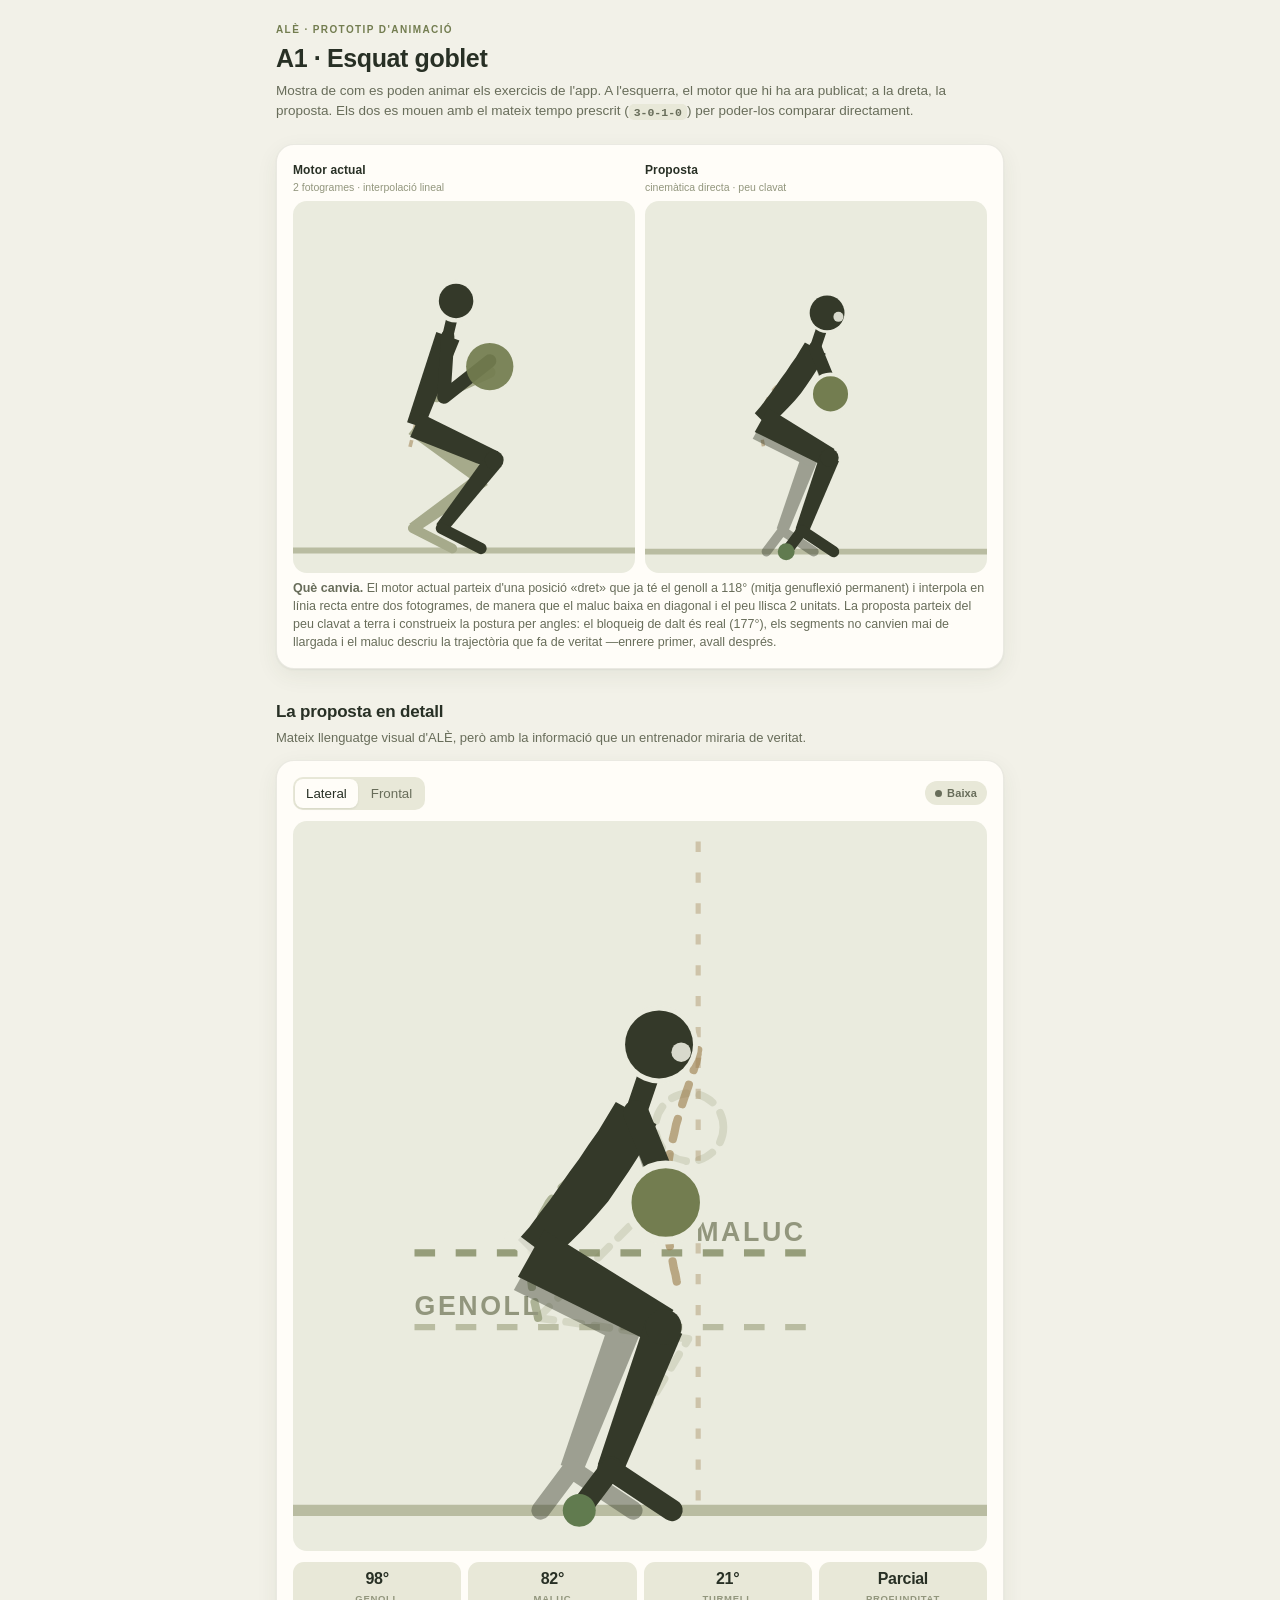
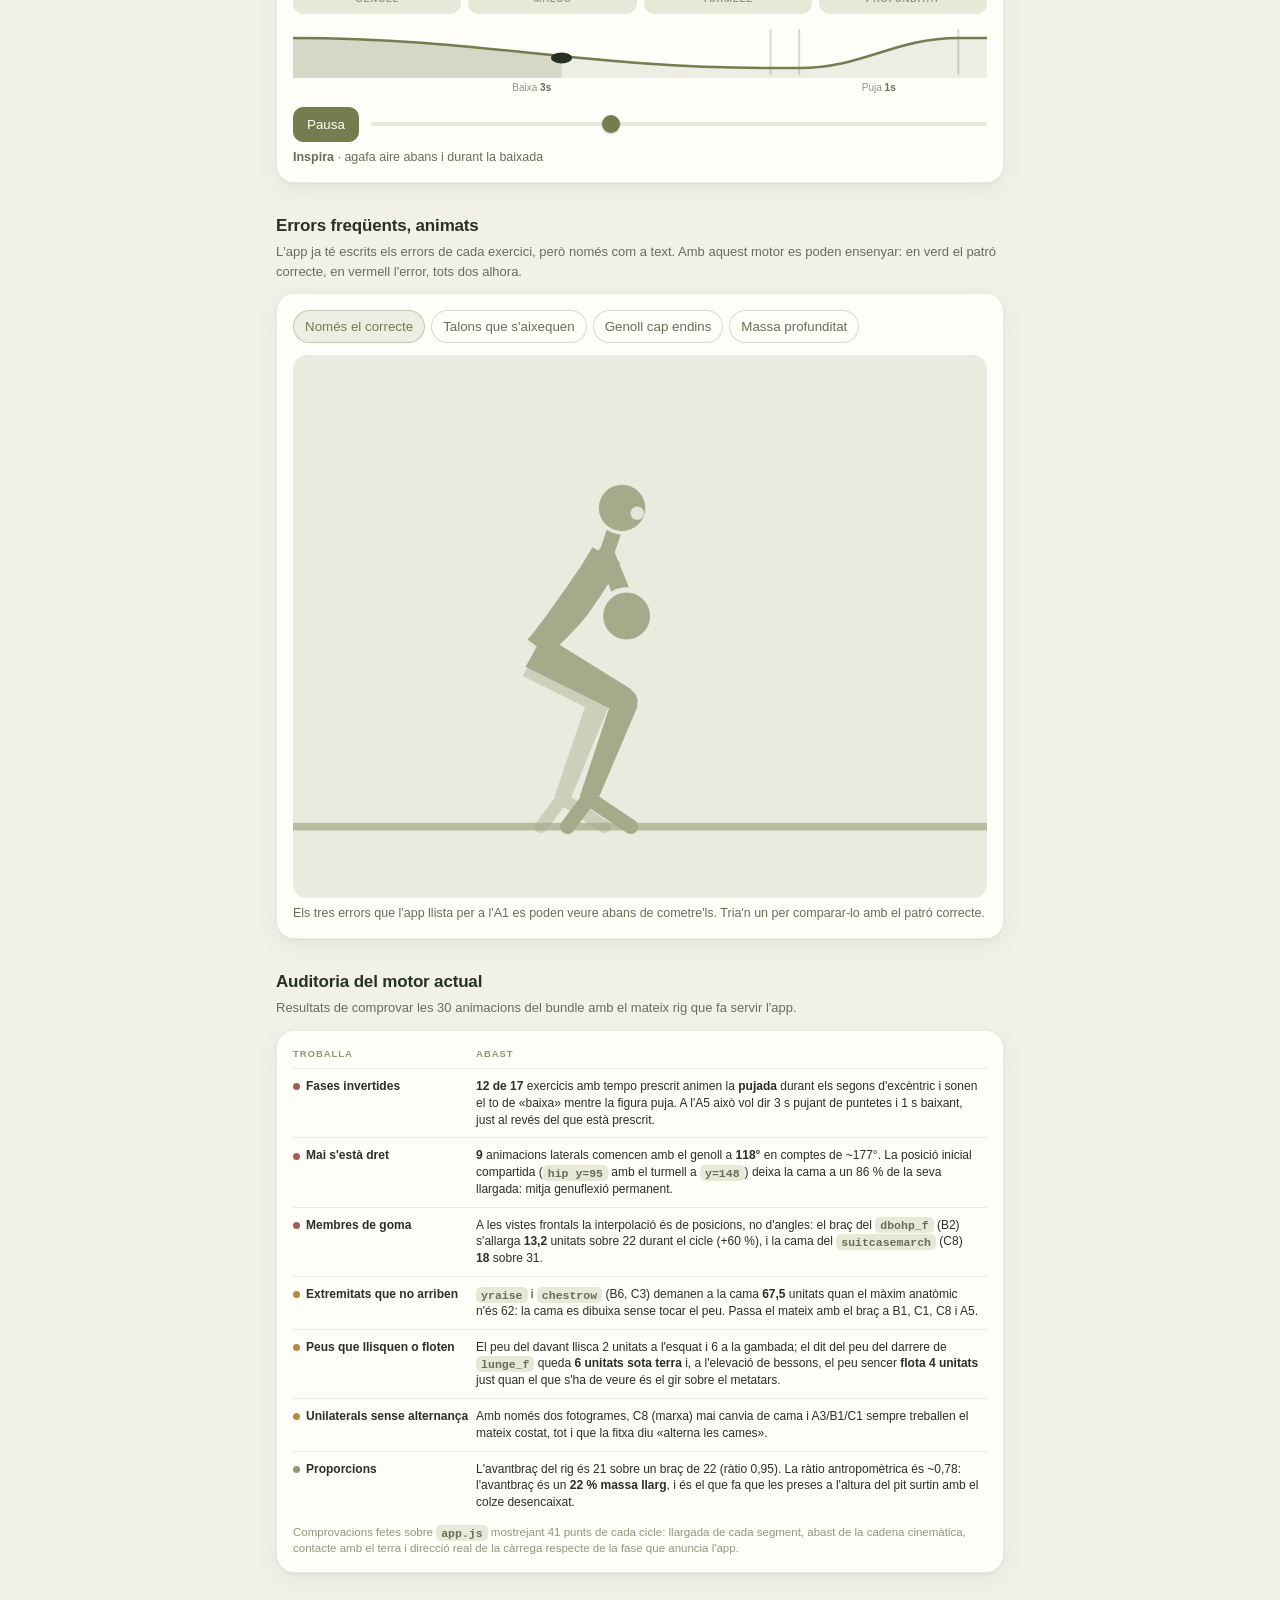
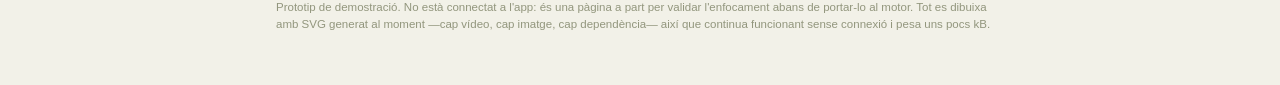
<file: demo-animacio.html>
<!doctype html>
<html lang="ca">
<head>
<meta charset="utf-8">
<meta name="viewport" content="width=device-width,initial-scale=1,viewport-fit=cover">
<title>ALÈ · Mostra d'animació · A1 Esquat goblet</title>
<meta name="description" content="Prototip d'animació d'exercicis per a l'app d'entrenament ALÈ.">
<meta name="robots" content="noindex,nofollow,noarchive">
<meta name="theme-color" content="#8C9367">
<link rel="stylesheet" href="ale-brand.css">
<style>
  :root{
    --bg:#F2F1E8; --bg2:#E8E8D8; --card:#FFFDF8; --card2:#E6E5D4;
    --line:rgba(67,72,50,.11); --line2:rgba(67,72,50,.20);
    --tx:#283025; --tx2:#686D5A; --tx3:#92967D;
    --ac:#737D50; --acbg:rgba(115,125,80,.12); --ac2:#9A7A49;
    --ok:#617B4F; --warn:#B58A3A; --bad:#A75B56;
    --fig:#343929; --figdim:#A6AA8B; --figbg:#EAEBDE;
    --gear:#737D50; --stage:#B9BCA1; --arrow:#737D50; --ghost:rgba(52,57,41,.22);
    --shadow:0 1px 2px rgba(57,65,43,.06),0 7px 22px rgba(57,65,43,.07);
  }
  *{box-sizing:border-box}
  html,body{margin:0;padding:0;background:var(--bg);color:var(--tx);
    font:400 15px/1.5 -apple-system,BlinkMacSystemFont,"SF Pro Text","Segoe UI",Roboto,sans-serif;
    -webkit-text-size-adjust:100%;-webkit-font-smoothing:antialiased}
  .wrap{max-width:760px;margin:0 auto;padding:22px 16px calc(40px + env(safe-area-inset-bottom))}
  .eyebrow{font-size:10px;font-weight:750;letter-spacing:.14em;text-transform:uppercase;color:var(--ac);margin:0 0 6px}
  h1{font-size:25px;line-height:1.2;font-weight:680;letter-spacing:-.015em;margin:0 0 8px}
  h2{font-size:17px;font-weight:650;letter-spacing:-.01em;margin:0 0 4px}
  .lede{color:var(--tx2);font-size:13.5px;line-height:1.5;margin:0 0 22px}
  .card{background:var(--card);border:.5px solid var(--line);border-radius:18px;
    padding:16px;margin:0 0 16px;box-shadow:var(--shadow)}
  .cap{font-size:12.5px;line-height:1.45;color:var(--tx2);margin:6px 0 0}
  .cap2{font-size:11.5px;line-height:1.4;color:var(--tx3);margin:4px 0 0}
  .sec{margin:30px 0 12px}
  .sec p{margin:2px 0 0;font-size:13px;color:var(--tx2)}

  .figbox{background:var(--figbg);border-radius:14px;overflow:hidden;position:relative}
  .fig{display:block;width:100%;height:auto}
  .duo{display:grid;grid-template-columns:1fr 1fr;gap:10px}
  .duo h3{font-size:12px;font-weight:700;margin:0 0 6px;letter-spacing:.01em}
  .duo h3 small{display:block;font-weight:500;font-size:10.5px;color:var(--tx3);letter-spacing:0;margin-top:1px}

  .row{display:flex;align-items:center;gap:10px}
  .sb{justify-content:space-between}
  .grow{flex:1;min-width:0}
  .seg{display:inline-flex;background:var(--bg2);border-radius:10px;padding:2px;gap:2px}
  .seg button{appearance:none;border:0;background:transparent;color:var(--tx2);
    font:600 12px/1 inherit;padding:7px 11px;border-radius:8px;cursor:pointer}
  .seg button.on{background:var(--card);color:var(--tx);box-shadow:0 1px 2px rgba(57,65,43,.10)}
  .btn{appearance:none;border:.5px solid var(--line2);background:var(--card);color:var(--tx);
    font:600 12.5px/1 inherit;padding:9px 13px;border-radius:10px;cursor:pointer}
  .btn.pri{background:var(--ac);border-color:var(--ac);color:#FFFDF8}
  input[type=range]{-webkit-appearance:none;appearance:none;height:22px;background:transparent;width:100%;margin:0}
  input[type=range]::-webkit-slider-runnable-track{height:4px;border-radius:2px;background:var(--bg2)}
  input[type=range]::-webkit-slider-thumb{-webkit-appearance:none;width:18px;height:18px;border-radius:50%;
    background:var(--ac);margin-top:-7px;box-shadow:0 1px 3px rgba(57,65,43,.25)}
  input[type=range]::-moz-range-track{height:4px;border-radius:2px;background:var(--bg2)}
  input[type=range]::-moz-range-thumb{width:18px;height:18px;border:0;border-radius:50%;background:var(--ac)}

  .stats{display:grid;grid-template-columns:repeat(4,1fr);gap:7px;margin-top:11px}
  .stat{background:var(--bg2);border-radius:11px;padding:8px 9px;text-align:center}
  .stat b{display:block;font-size:16px;font-weight:680;letter-spacing:-.02em;
    font-variant-numeric:tabular-nums;line-height:1.15}
  .stat span{display:block;font-size:9.5px;font-weight:650;letter-spacing:.07em;
    text-transform:uppercase;color:var(--tx3);margin-top:3px}
  .stat.hit b{color:var(--ok)}
  .stat.miss b{color:var(--bad)}

  .pill{display:inline-flex;align-items:center;gap:5px;border-radius:999px;padding:4px 10px;
    font-size:11px;font-weight:650;letter-spacing:.01em}
  .pill.ok{background:rgba(97,123,79,.13);color:var(--ok)}
  .pill.bad{background:rgba(167,91,86,.13);color:var(--bad)}
  .pill.n{background:var(--bg2);color:var(--tx2)}
  .dot{width:7px;height:7px;border-radius:50%;background:currentColor;flex:0 0 auto}

  .wave{margin-top:12px}
  .wavesvg{display:block;width:100%;height:52px}
  .wavelabs{position:relative;height:15px;margin-top:2px}
  .wavelabs span{position:absolute;transform:translateX(-50%);font-size:10px;color:var(--tx3);white-space:nowrap}
  .wavelabs b{color:var(--tx2);font-weight:650}

  .errlist{display:flex;flex-wrap:wrap;gap:6px;margin-bottom:12px}
  .errlist button{appearance:none;border:.5px solid var(--line2);background:var(--card);color:var(--tx2);
    font:600 11.5px/1 inherit;padding:8px 11px;border-radius:999px;cursor:pointer;text-align:left}
  .errlist button.on{background:rgba(167,91,86,.12);border-color:rgba(167,91,86,.35);color:var(--bad)}
  .errlist button.on.good{background:var(--acbg);border-color:rgba(115,125,80,.35);color:var(--ac)}

  table{width:100%;border-collapse:collapse;font-size:12px}
  th{text-align:left;font-size:9.5px;font-weight:750;letter-spacing:.1em;text-transform:uppercase;
    color:var(--tx3);padding:0 8px 7px 0;border-bottom:.5px solid var(--line)}
  td{padding:9px 8px 9px 0;border-bottom:.5px solid var(--line);vertical-align:top;line-height:1.4}
  td:first-child{font-weight:650;white-space:nowrap}
  tr:last-child td{border-bottom:0}
  .sev{display:inline-block;width:7px;height:7px;border-radius:50%;margin-right:6px;vertical-align:middle}
  .s3{background:var(--bad)} .s2{background:var(--warn)} .s1{background:var(--tx3)}
  code{font:600 11.5px/1 ui-monospace,SFMono-Regular,Menlo,monospace;background:var(--bg2);
    padding:1.5px 5px;border-radius:5px;color:var(--tx2)}
  .foot{margin-top:26px;font-size:11.5px;line-height:1.5;color:var(--tx3)}
  @media (max-width:420px){ .stats{grid-template-columns:repeat(2,1fr)} }
</style>
</head>
<body>
<div class="wrap">

  <p class="eyebrow">ALÈ · Prototip d'animació</p>
  <h1>A1 · Esquat goblet</h1>
  <p class="lede">Mostra de com es poden animar els exercicis de l'app. A l'esquerra, el motor que hi ha
  ara publicat; a la dreta, la proposta. Els dos es mouen amb el mateix tempo prescrit
  (<code>3-0-1-0</code>) per poder-los comparar directament.</p>

  <!-- ============================ COMPARATIVA ============================ -->
  <div class="card">
    <div class="duo">
      <div>
        <h3>Motor actual <small>2 fotogrames · interpolació lineal</small></h3>
        <div class="figbox"><svg id="svgOld" class="fig" role="img"
          aria-label="Esquema del moviment amb el motor actual"></svg></div>
      </div>
      <div>
        <h3>Proposta <small>cinemàtica directa · peu clavat</small></h3>
        <div class="figbox"><svg id="svgNew" class="fig" role="img"
          aria-label="Esquema del moviment amb el motor proposat"></svg></div>
      </div>
    </div>
    <p class="cap"><b>Què canvia.</b> El motor actual parteix d'una posició «dret» que ja té el genoll
    a 118° (mitja genuflexió permanent) i interpola en línia recta entre dos fotogrames, de manera que
    el maluc baixa en diagonal i el peu llisca 2 unitats. La proposta parteix del peu clavat a terra i
    construeix la postura per angles: el bloqueig de dalt és real (177°), els segments no canvien mai de
    llargada i el maluc descriu la trajectòria que fa de veritat —enrere primer, avall després.</p>
  </div>

  <!-- ============================ PROPOSTA ============================ -->
  <div class="sec">
    <h2>La proposta en detall</h2>
    <p>Mateix llenguatge visual d'ALÈ, però amb la informació que un entrenador miraria de veritat.</p>
  </div>

  <div class="card">
    <div class="row sb" style="margin-bottom:11px">
      <div class="seg" id="viewSeg">
        <button data-view="lateral" class="on">Lateral</button>
        <button data-view="frontal">Frontal</button>
      </div>
      <span class="pill n" id="phasePill"><span class="dot"></span><span>Baixa</span></span>
    </div>

    <div class="figbox"><svg id="svgMain" class="fig" role="img"
      aria-label="Animació detallada de l'esquat goblet"></svg></div>

    <div class="stats">
      <div class="stat"><b id="stKnee">—</b><span>Genoll</span></div>
      <div class="stat"><b id="stHip">—</b><span>Maluc</span></div>
      <div class="stat"><b id="stAnkle">—</b><span>Turmell</span></div>
      <div class="stat" id="stDepthBox"><b id="stDepth">—</b><span>Profunditat</span></div>
    </div>

    <div class="wave">
      <svg class="wavesvg" id="wave" viewBox="0 0 360 52" preserveAspectRatio="none"></svg>
      <div class="wavelabs" id="waveLabs"></div>
    </div>

    <div class="row sb" style="margin-top:12px;gap:12px">
      <button class="btn pri" id="play">Pausa</button>
      <input type="range" id="scrub" min="0" max="1000" value="0" aria-label="Posició dins del cicle">
    </div>
    <p class="cap"><b id="breathTxt">Inspira</b> · <span id="breathSub">agafa aire abans i durant la baixada</span></p>
  </div>

  <!-- ============================ ERRORS ============================ -->
  <div class="sec">
    <h2>Errors freqüents, animats</h2>
    <p>L'app ja té escrits els errors de cada exercici, però només com a text. Amb aquest motor es poden
    ensenyar: en verd el patró correcte, en vermell l'error, tots dos alhora.</p>
  </div>

  <div class="card">
    <div class="errlist" id="errList">
      <button data-err="none" class="on good">Només el correcte</button>
      <button data-err="heel">Talons que s'aixequen</button>
      <button data-err="valgus">Genoll cap endins</button>
      <button data-err="depth">Massa profunditat</button>
    </div>
    <div class="figbox"><svg id="svgErr" class="fig" role="img"
      aria-label="Comparació entre el patró correcte i l'error"></svg></div>
    <p class="cap" id="errTxt">Els tres errors que l'app llista per a l'A1 es poden veure abans de
    cometre'ls. Tria'n un per comparar-lo amb el patró correcte.</p>
  </div>

  <!-- ============================ AUDITORIA ============================ -->
  <div class="sec">
    <h2>Auditoria del motor actual</h2>
    <p>Resultats de comprovar les 30 animacions del bundle amb el mateix rig que fa servir l'app.</p>
  </div>

  <div class="card">
    <table>
      <thead><tr><th>Troballa</th><th>Abast</th></tr></thead>
      <tbody>
        <tr>
          <td><span class="sev s3"></span>Fases invertides</td>
          <td><b>12 de 17</b> exercicis amb tempo prescrit animen la <b>pujada</b> durant els segons
          d'excèntric i sonen el to de «baixa» mentre la figura puja.
          A l'A5 això vol dir 3 s pujant de puntetes i 1 s baixant, just al revés del que està prescrit.</td>
        </tr>
        <tr>
          <td><span class="sev s3"></span>Mai s'està dret</td>
          <td><b>9</b> animacions laterals comencen amb el genoll a <b>118°</b> en comptes de ~177°.
          La posició inicial compartida (<code>hip y=95</code> amb el turmell a <code>y=148</code>)
          deixa la cama a un 86 % de la seva llargada: mitja genuflexió permanent.</td>
        </tr>
        <tr>
          <td><span class="sev s3"></span>Membres de goma</td>
          <td>A les vistes frontals la interpolació és de posicions, no d'angles: el braç del
          <code>dbohp_f</code> (B2) s'allarga <b>13,2</b> unitats sobre 22 durant el cicle (+60 %), i la
          cama del <code>suitcasemarch</code> (C8) <b>18</b> sobre 31.</td>
        </tr>
        <tr>
          <td><span class="sev s2"></span>Extremitats que no arriben</td>
          <td><code>yraise</code> i <code>chestrow</code> (B6, C3) demanen a la cama <b>67,5</b> unitats
          quan el màxim anatòmic n'és 62: la cama es dibuixa sense tocar el peu.
          Passa el mateix amb el braç a B1, C1, C8 i A5.</td>
        </tr>
        <tr>
          <td><span class="sev s2"></span>Peus que llisquen o floten</td>
          <td>El peu del davant llisca 2 unitats a l'esquat i 6 a la gambada; el dit del peu del darrere
          de <code>lunge_f</code> queda <b>6 unitats sota terra</b> i, a l'elevació de bessons, el peu
          sencer <b>flota 4 unitats</b> just quan el que s'ha de veure és el gir sobre el metatars.</td>
        </tr>
        <tr>
          <td><span class="sev s2"></span>Unilaterals sense alternança</td>
          <td>Amb només dos fotogrames, C8 (marxa) mai canvia de cama i A3/B1/C1 sempre treballen el
          mateix costat, tot i que la fitxa diu «alterna les cames».</td>
        </tr>
        <tr>
          <td><span class="sev s1"></span>Proporcions</td>
          <td>L'avantbraç del rig és 21 sobre un braç de 22 (ràtio 0,95). La ràtio antropomètrica és
          ~0,78: l'avantbraç és un <b>22 % massa llarg</b>, i és el que fa que les preses a l'altura del
          pit surtin amb el colze desencaixat.</td>
        </tr>
      </tbody>
    </table>
    <p class="cap2">Comprovacions fetes sobre <code>app.js</code> mostrejant 41 punts de cada cicle:
    llargada de cada segment, abast de la cadena cinemàtica, contacte amb el terra i direcció real de la
    càrrega respecte de la fase que anuncia l'app.</p>
  </div>

  <p class="foot">Prototip de demostració. No està connectat a l'app: és una pàgina a part per validar
  l'enfocament abans de portar-lo al motor. Tot es dibuixa amb SVG generat al moment —cap vídeo, cap
  imatge, cap dependència— així que continua funcionant sense connexió i pesa uns pocs kB.</p>
</div>

<script>
(() => {
'use strict';

/* ══════════════════════════════════════════════════════════════════════════
   1. RIG PROPOSAT · cinemàtica directa des del peu clavat a terra
   ══════════════════════════════════════════════════════════════════════════ */

const GROUND = 156;
// Proporcions antropomètriques (Drillis & Contini) escalades a tronc = 34
const SEG = { shank:29.5, thigh:29.5, torso:34, head:14, arm:22, fore:17.3,
              footFwd:12, footBack:6, ankleH:8 };
const R = d => d * Math.PI / 180;
const lerp = (a,b,t) => a + (b-a)*t;
const px = n => Math.round(n*10)/10;

// Hermite monòton: passa pels punts sense sobreoscil·lar
function track(pts, x){
  const n = pts.length;
  if (x <= pts[0][0]) return pts[0][1];
  if (x >= pts[n-1][0]) return pts[n-1][1];
  let i = 0; while (i < n-2 && x > pts[i+1][0]) i++;
  const [x0,y0] = pts[i], [x1,y1] = pts[i+1], h = x1-x0, t = (x-x0)/h;
  const slope = k => {
    if (k === 0)   return (pts[1][1]-pts[0][1])/(pts[1][0]-pts[0][0]);
    if (k === n-1) return (pts[n-1][1]-pts[n-2][1])/(pts[n-1][0]-pts[n-2][0]);
    const a = (pts[k][1]-pts[k-1][1])/(pts[k][0]-pts[k-1][0]);
    const b = (pts[k+1][1]-pts[k][1])/(pts[k+1][0]-pts[k][0]);
    return a*b <= 0 ? 0 : 2*a*b/(a+b);
  };
  const m0 = slope(i)*h, m1 = slope(i+1)*h, t2 = t*t, t3 = t2*t;
  return (2*t3-3*t2+1)*y0 + (t3-2*t2+t)*m0 + (-2*t3+3*t2)*y1 + (t3-t2)*m1;
}

// Els tres graus de llibertat de l'esquat, cadascun amb el seu ritme propi.
// Que no siguin proporcionals entre ells és el que fa que el maluc surti enrere.
const SQUAT = {
  ankle: [[0,2],[0.20,5],[0.45,12],[0.70,22],[1,31]],   // dorsiflexió
  knee:  [[0,3],[0.20,17],[0.45,48],[0.70,86],[1,113]], // flexió de genoll
  trunk: [[0,4],[0.20,13],[0.45,27],[0.70,38],[1,45]],  // inclinació del tronc
};

const vec  = (a,rad,l) => [a[0]+l*Math.sin(rad), a[1]-l*Math.cos(rad)];
const dist = (a,b) => Math.hypot(a[0]-b[0], a[1]-b[1]);
const perp = (a,b,l) => { const dx=b[0]-a[0], dy=b[1]-a[1], m=Math.hypot(dx,dy)||1;
                          return [-dy/m*l, dx/m*l]; };

// IK de dos ossos (llei del cosinus). side = costat cap al qual dobla l'articulació.
function ik(a, b, l1, l2, side){
  const dx=b[0]-a[0], dy=b[1]-a[1];
  const c = Math.hypot(dx,dy) || .001;
  const o = Math.min(Math.max(c, Math.abs(l1-l2)+.01), l1+l2-.01);
  const ux=dx/c, uy=dy/c;
  const g = (o*o + l1*l1 - l2*l2)/(2*o);
  const p = Math.sqrt(Math.max(0, l1*l1 - g*g));
  return [a[0]+ux*g + side*uy*p, a[1]+uy*g - side*ux*p];
}

/**
 * Construeix la postura completa a partir de la profunditat d ∈ [0,1].
 * El peu és l'arrel: mai llisca ni travessa el terra.
 */
function poseAt(d, opt){
  opt = opt || {};
  const ax = opt.ax != null ? opt.ax : 104;
  const extra = opt.extra || 0;              // profunditat per sobre del rang còmode
  const heel  = opt.heel  || 0;              // taló aixecat (unitats)
  const dd = Math.min(1, d) + extra * Math.min(1, d);
  const over = Math.max(0, dd - 1);

  const af = track(SQUAT.ankle, Math.min(1,dd)) + over*14;
  const kf = track(SQUAT.knee,  Math.min(1,dd)) + over*40;
  let   tf = track(SQUAT.trunk, Math.min(1,dd)) + over*18;

  // El peu gira sobre el cap dels metatarsos quan s'aixeca el taló
  const toe = [ax + SEG.footFwd, GROUND];
  const phi = Math.asin(Math.min(.9, heel*Math.min(1,d) / (SEG.footFwd+SEG.footBack)));
  const spin = p => { const x=p[0]-toe[0], y=p[1]-toe[1], c=Math.cos(phi), s=Math.sin(phi);
                      return [toe[0]+x*c-y*s, toe[1]+x*s+y*c]; };
  const heelPt = spin([ax - SEG.footBack, GROUND]);
  const ankle  = spin([ax, GROUND - SEG.ankleH]);

  const sA = R(af) + phi;                       // tíbia respecte de la vertical
  const knee = vec(ankle, sA, SEG.shank);
  const tA = sA - R(kf);                        // fèmur
  const hip = vec(knee, tA, SEG.thigh);
  const trA = R(tf);
  const sh = vec(hip, trA, SEG.torso);
  const head = vec(sh, trA*0.5, SEG.head);      // mirada endavant

  // Pelvis: retroversió («butt wink») quan es passa de rang
  const round = Math.min(1, over*4.5);
  const tilt = trA + R(90) + R(round*26);
  const pelvis = [ vec(hip, tilt, 7.5), vec(hip, tilt + R(180), 5) ];

  // Columna: lordosi lumbar normal; s'inverteix i s'arrodoneix en retroversió
  const bow = perp(hip, sh, lerp(2.4, -3.2, round));
  const spine = [ hip, [ (hip[0]+sh[0])/2 + bow[0], (hip[1]+sh[1])/2 + bow[1] ], sh ];

  // Presa goblet: la kettlebell va enganxada al pit i gira amb el tronc.
  const up = [(sh[0]-hip[0])/SEG.torso, (sh[1]-hip[1])/SEG.torso];
  const fwd = [-up[1], up[0]];
  const grip = [ hip[0] + up[0]*23.5 + fwd[0]*15, hip[1] + up[1]*23.5 + fwd[1]*15 ];
  const hands = [ [grip[0]-fwd[0]*4, grip[1]-fwd[1]*4],
                  [grip[0]-fwd[0]*4 - up[0]*3.4, grip[1]-fwd[1]*4 - up[1]*3.4] ];
  // En una presa a dues mans l'húmer s'orienta cap a la línia mitjana, així que en
  // vista sagital penja gairebé vertical i és l'avantbraç el que queda escorçat.
  // Mantenim l'húmer rígid i deixem que l'escorç el faci l'avantbraç, que és el que
  // realment gira fora del pla.
  const elbowA = R(180 - (14 + 12*Math.min(1,dd)));
  const elbows = [ vec(sh, elbowA, SEG.arm), vec(sh, elbowA + R(3), SEG.arm) ];

  const ang = (p,q,r) => {
    const u=[p[0]-q[0],p[1]-q[1]], v=[r[0]-q[0],r[1]-q[1]];
    return Math.acos(Math.max(-1,Math.min(1,
      (u[0]*v[0]+u[1]*v[1])/((Math.hypot(u[0],u[1])||1)*(Math.hypot(v[0],v[1])||1))))) * 180/Math.PI;
  };

  return { toe, heel:heelPt, ankle, knee, hip, sh, head, pelvis, spine,
           grip, hands, elbows, phi,
           kneeAng: ang(hip,knee,ankle), hipAng: ang(sh,hip,knee),
           ankleAng: (sA)*180/Math.PI,
           parallel: hip[1] - knee[1] };
}

/** Vista frontal: projecció ortogràfica de la MATEIXA postura sagital. */
function frontAt(d, opt){
  opt = opt || {};
  const o = opt.ox || 0;
  const s = poseAt(d, { extra: opt.extra || 0, heel: opt.heel || 0 });
  const val = (opt.valgus || 0) * Math.pow(Math.min(1,d), 1.6);   // el genoll cau al fons
  const L = {                                                     // x = amplada real, y = de la sagital
    ankle:[113+o, s.ankle[1]], knee:[113+o - val, s.knee[1]], hip:[106.5+o, s.hip[1]],
    sh:[111+o, s.sh[1]], toe:[116+o, GROUND], heel:[110+o, s.heel[1]] };
  const Rt = {
    ankle:[87+o, s.ankle[1]], knee:[87+o + val, s.knee[1]], hip:[93.5+o, s.hip[1]],
    sh:[89+o, s.sh[1]], toe:[84+o, GROUND], heel:[90+o, s.heel[1]] };
  const mid = [100+o, s.hip[1]];
  const grip = [100+o, s.grip[1]];
  return { L, Rt, mid, grip, head:[100+o, s.head[1]], shMid:[100+o, s.sh[1]],
           hands:[[105.5+o, s.grip[1]],[94.5+o, s.grip[1]]],
           elbows:[[116+o, lerp(s.grip[1], s.sh[1], -0.5)],[84+o, lerp(s.grip[1], s.sh[1], -0.5)]],
           valgus: val, sag:s };
}

/* ══════════════════════════════════════════════════════════════════════════
   2. MOTOR ACTUAL · reimplementació fidel del que hi ha a app.js
   ══════════════════════════════════════════════════════════════════════════ */

const OLD_SEG = { torso:34, head:13, thigh:31, shank:31, foot:16, arm:22, fore:21 };
const oldFoot = (a,f) => ({a, f});
const OLD_GOBLET = {                                    // dades tal com són al bundle
  v: [ { hip:[100,95], torso:8,  head:-4,
         feet:[oldFoot([104,148],63), oldFoot([95,148],63)], hands:[[120,70],[120,74]] },
       { hip:[94,119], torso:26, head:-8,
         feet:[oldFoot([106,148],63), oldFoot([95,148],63)], hands:[[124,97],[124,101]] } ]
};
const oldPolar = (a,deg,l) => [a[0]+l*Math.sin(R(deg)), a[1]-l*Math.cos(R(deg))];
const oldDown  = (a,deg,l) => [a[0]+l*Math.sin(R(deg)), a[1]+l*Math.cos(R(deg))];

function oldRig(p){
  const hip = p.hip;
  const sh   = oldPolar(hip, p.torso, OLD_SEG.torso);
  const head = oldPolar(sh, p.torso + (p.head||0), OLD_SEG.head);
  const legs = p.feet.map(f => ({
    knee: ik(hip, f.a, OLD_SEG.thigh, OLD_SEG.shank, 1),
    ankle: f.a, toe: oldDown(f.a, f.f, OLD_SEG.foot) }));
  const arms = p.hands.map(h => ({ elbow: ik(sh, h, OLD_SEG.arm, OLD_SEG.fore, -1), hand: h }));
  return { hip, sh, head, legs, arms };
}
function oldLerp(a,b,t){
  const P = (x,y) => [lerp(x[0],y[0],t), lerp(x[1],y[1],t)];
  return { hip:P(a.hip,b.hip), torso:lerp(a.torso,b.torso,t), head:lerp(a.head,b.head,t),
    feet: a.feet.map((f,i)=>({ a:P(f.a,b.feet[i].a), f:lerp(f.f,b.feet[i].f,t) })),
    hands: a.hands.map((h,i)=>P(h,b.hands[i])) };
}
const oldAt = d => oldRig(oldLerp(OLD_GOBLET.v[0], OLD_GOBLET.v[1], d));

/* ══════════════════════════════════════════════════════════════════════════
   3. DIBUIX
   ══════════════════════════════════════════════════════════════════════════ */

const NS = 'http://www.w3.org/2000/svg';
const el = (tag, attrs) => { const n = document.createElementNS(NS, tag);
  for (const k in attrs) if (attrs[k] != null) n.setAttribute(k, attrs[k]); return n; };
const pts = arr => arr.map(p => px(p[0]) + ',' + px(p[1])).join(' ');

// Segment cònic: gruix wa a l'origen, wb al final
function limb(a, b, wa, wb){
  const [nx,ny] = perp(a,b,1);
  return pts([[a[0]+nx*wa, a[1]+ny*wa],[b[0]+nx*wb, b[1]+ny*wb],
              [b[0]-nx*wb, b[1]-ny*wb],[a[0]-nx*wa, a[1]-ny*wa]]);
}

// Cinta de gruix variable seguint una Bézier quadràtica: serveix per al tronc,
// que així conserva la curvatura de la columna en comptes de ser una barra recta.
function ribbon(p0, p1, p2, widths){
  const N = 10, front = [], back = [];
  for (let i = 0; i <= N; i++){
    const t = i/N, u = 1-t;
    const b = [u*u*p0[0] + 2*u*t*p1[0] + t*t*p2[0],
               u*u*p0[1] + 2*u*t*p1[1] + t*t*p2[1]];
    const d = [2*u*(p1[0]-p0[0]) + 2*t*(p2[0]-p1[0]),
               2*u*(p1[1]-p0[1]) + 2*t*(p2[1]-p1[1])];
    const m = Math.hypot(d[0], d[1]) || 1;
    const w = track(widths, t), nx = -d[1]/m*w, ny = d[0]/m*w;
    front.push([b[0]+nx, b[1]+ny]);
    back.unshift([b[0]-nx, b[1]-ny]);
  }
  return pts(front.concat(back));
}

function ground(g, x0, x1){
  g.appendChild(el('line',{ x1:x0, y1:GROUND, x2:x1, y2:GROUND,
    stroke:'var(--stage)', 'stroke-width':2.2, 'stroke-linecap':'round' }));
}

/** Dibuixa una figura del rig nou. Retorna una funció update(pose). */
function drawFigure(g, opts){
  const o = opts || {};
  const col = o.color || 'var(--fig)';
  const bg  = 'var(--figbg)';
  const gear = o.gearColor || 'var(--gear)';
  const op = o.opacity != null ? o.opacity : 1;
  const grp = el('g', { opacity:op });
  const parts = {};
  const add = (k, tag, attrs) => { const n = el(tag, attrs); grp.appendChild(n); parts[k] = n; return n; };

  // costat del fons: mateix color, atenuat, perquè es llegeixi la profunditat
  const far = el('g', { opacity:.42 });
  const addFar = (k, tag, attrs) => { const n = el(tag, attrs); far.appendChild(n); parts[k] = n; };
  addFar('farThigh','polygon',{ fill:col });
  addFar('farShank','polygon',{ fill:col });
  addFar('farFoot','polyline',{ fill:'none', stroke:col, 'stroke-width':3.6,
      'stroke-linecap':'round','stroke-linejoin':'round' });
  addFar('farKnee','circle',{ r:3.1, fill:col });
  addFar('farArm','polyline',{ fill:'none', stroke:col, 'stroke-width':4.4,
      'stroke-linecap':'round','stroke-linejoin':'round' });
  grp.appendChild(far);

  // tronc
  add('torso','polygon',{ fill:col });
  if (o.pelvis) add('pelvis','line',{ stroke:bg, 'stroke-width':2.6, 'stroke-linecap':'round', opacity:.9 });
  add('neck','line',{ stroke:col, 'stroke-width':4.2, 'stroke-linecap':'round' });
  add('headBg','circle',{ r:7.6, fill:bg });
  add('head','circle',{ r:6.6, fill:col });
  add('nose','circle',{ r:1.9, fill:bg, opacity:.9 });

  // cama i braç del davant
  add('thigh','polygon',{ fill:col });
  add('shank','polygon',{ fill:col });
  add('knee','circle',{ r:3.5, fill:col });
  add('ankle','circle',{ r:2.5, fill:col });
  add('foot','polyline',{ fill:'none', stroke:col, 'stroke-width':4.2,
      'stroke-linecap':'round','stroke-linejoin':'round' });
  add('arm','polyline',{ fill:'none', stroke:col, 'stroke-width':5,
      'stroke-linecap':'round','stroke-linejoin':'round' });
  add('elbow','circle',{ r:2.6, fill:col });

  // kettlebell
  add('kbHandle','path',{ fill:'none', stroke:gear, 'stroke-width':2.6, 'stroke-linecap':'round' });
  add('kb','circle',{ r:7.4, fill:gear, stroke:bg, 'stroke-width':1.5 });

  // contacte del taló
  if (o.contact) add('heelDot','circle',{ r:3.2, fill:'var(--ok)' });

  g.appendChild(grp);

  return p => {
    // La cama del fons és la mateixa cadena traslladada: continua sent rígida.
    const off = 7.5;
    const T = a => [a[0]-off, a[1]];
    const fHip = T(p.hip), fKnee = T(p.knee), fAnkle = T(p.ankle);
    const fThighTop = [lerp(fHip[0], fKnee[0], .24), lerp(fHip[1], fKnee[1], .24)];
    parts.farThigh.setAttribute('points', limb(fThighTop, fKnee, 4.2, 3.2));
    parts.farShank.setAttribute('points', limb(fKnee, fAnkle, 3.2, 2.2));
    parts.farFoot.setAttribute('points', pts([T(p.heel), fAnkle, T(p.toe)]));
    parts.farKnee.setAttribute('cx', px(fKnee[0])); parts.farKnee.setAttribute('cy', px(fKnee[1]));
    parts.farArm.setAttribute('points', pts([p.sh, p.elbows[1], p.hands[1]]));

    const s = p.spine;
    parts.torso.setAttribute('points',
      ribbon(s[0], s[1], s[2], [[0,3.6],[0.55,4.7],[1,4.5]]));
    if (parts.pelvis){
      parts.pelvis.setAttribute('x1', px(p.pelvis[0][0])); parts.pelvis.setAttribute('y1', px(p.pelvis[0][1]));
      parts.pelvis.setAttribute('x2', px(p.pelvis[1][0])); parts.pelvis.setAttribute('y2', px(p.pelvis[1][1]));
    }
    parts.neck.setAttribute('x1', px(p.sh[0])); parts.neck.setAttribute('y1', px(p.sh[1]));
    parts.neck.setAttribute('x2', px(p.head[0])); parts.neck.setAttribute('y2', px(p.head[1]));
    for (const k of ['headBg','head']) {
      parts[k].setAttribute('cx', px(p.head[0])); parts[k].setAttribute('cy', px(p.head[1])); }
    const nz = perp(p.sh, p.head, 4.6);      // la cara mira cap endavant
    parts.nose.setAttribute('cx', px(p.head[0]+nz[0])); parts.nose.setAttribute('cy', px(p.head[1]+nz[1]));

    parts.thigh.setAttribute('points', limb(p.hip, p.knee, 5.2, 3.8));
    parts.shank.setAttribute('points', limb(p.knee, p.ankle, 3.8, 2.6));
    parts.knee.setAttribute('cx', px(p.knee[0])); parts.knee.setAttribute('cy', px(p.knee[1]));
    parts.ankle.setAttribute('cx', px(p.ankle[0])); parts.ankle.setAttribute('cy', px(p.ankle[1]));
    parts.foot.setAttribute('points', pts([p.heel, p.ankle, p.toe]));
    parts.arm.setAttribute('points', pts([p.sh, p.elbows[0], p.hands[0]]));
    parts.elbow.setAttribute('cx', px(p.elbows[0][0])); parts.elbow.setAttribute('cy', px(p.elbows[0][1]));

    parts.kb.setAttribute('cx', px(p.grip[0])); parts.kb.setAttribute('cy', px(p.grip[1]));
    const hu = perp(p.hip, p.sh, 1);
    parts.kbHandle.setAttribute('d',
      `M${px(p.grip[0]-hu[0]*5.5)},${px(p.grip[1]-hu[1]*5.5)} ` +
      `Q${px(p.grip[0]+(p.sh[0]-p.hip[0])/SEG.torso*10)},${px(p.grip[1]+(p.sh[1]-p.hip[1])/SEG.torso*10)} ` +
      `${px(p.grip[0]+hu[0]*5.5)},${px(p.grip[1]+hu[1]*5.5)}`);

    if (parts.heelDot){
      const lifted = p.phi > 0.02;
      parts.heelDot.setAttribute('cx', px(p.heel[0]));
      parts.heelDot.setAttribute('cy', px(p.heel[1]));
      parts.heelDot.setAttribute('fill', lifted ? 'var(--bad)' : 'var(--ok)');
    }
  };
}

/** Figura del motor actual (rig d'app.js). */
function drawOldFigure(g){
  const grp = el('g', null), P = {};
  const add = (k,tag,a) => { const n = el(tag,a); grp.appendChild(n); P[k]=n; return n; };
  add('farThigh','polygon',{ fill:'var(--figdim)' });
  add('farShank','polygon',{ fill:'var(--figdim)' });
  add('farFoot','polyline',{ fill:'none', stroke:'var(--figdim)', 'stroke-width':3.4,
      'stroke-linecap':'round','stroke-linejoin':'round' });
  add('farArm','polyline',{ fill:'none', stroke:'var(--figdim)', 'stroke-width':4.2,
      'stroke-linecap':'round','stroke-linejoin':'round' });
  add('torso','polygon',{ fill:'var(--fig)' });
  add('neck','line',{ stroke:'var(--fig)', 'stroke-width':4, 'stroke-linecap':'round' });
  add('headBg','circle',{ r:7.8, fill:'var(--figbg)' });
  add('head','circle',{ r:6.2, fill:'var(--fig)' });
  add('thigh','polygon',{ fill:'var(--fig)' });
  add('shank','polygon',{ fill:'var(--fig)' });
  add('knee','circle',{ r:3.4, fill:'var(--fig)' });
  add('foot','polyline',{ fill:'none', stroke:'var(--fig)', 'stroke-width':4,
      'stroke-linecap':'round','stroke-linejoin':'round' });
  add('arm','polyline',{ fill:'none', stroke:'var(--fig)', 'stroke-width':4.8,
      'stroke-linecap':'round','stroke-linejoin':'round' });
  add('kb','circle',{ r:8.5, fill:'var(--gear)', opacity:.92 });
  g.appendChild(grp);

  return f => {
    const L0 = f.legs[0], L1 = f.legs[1];
    P.farThigh.setAttribute('points', limb(f.hip, L1.knee, 4.0, 2.9));
    P.farShank.setAttribute('points', limb(L1.knee, L1.ankle, 2.9, 2.0));
    P.farFoot.setAttribute('points', pts([L1.ankle, L1.toe]));
    P.farArm.setAttribute('points', pts([f.sh, f.arms[1].elbow, f.arms[1].hand]));
    const t = perp(f.hip, f.sh, 1);
    P.torso.setAttribute('points', pts([
      [f.sh[0]+t[0]*4.4, f.sh[1]+t[1]*4.4], [f.sh[0]-t[0]*4.4, f.sh[1]-t[1]*4.4],
      [f.hip[0]-t[0]*3.2, f.hip[1]-t[1]*3.2], [f.hip[0]+t[0]*3.2, f.hip[1]+t[1]*3.2] ]));
    P.neck.setAttribute('x1', px(f.sh[0])); P.neck.setAttribute('y1', px(f.sh[1]));
    P.neck.setAttribute('x2', px(f.head[0])); P.neck.setAttribute('y2', px(f.head[1]));
    for (const k of ['headBg','head']) {
      P[k].setAttribute('cx', px(f.head[0])); P[k].setAttribute('cy', px(f.head[1])); }
    P.thigh.setAttribute('points', limb(f.hip, L0.knee, 4.6, 3.4));
    P.shank.setAttribute('points', limb(L0.knee, L0.ankle, 3.4, 2.3));
    P.knee.setAttribute('cx', px(L0.knee[0])); P.knee.setAttribute('cy', px(L0.knee[1]));
    P.foot.setAttribute('points', pts([L0.ankle, L0.toe]));
    P.arm.setAttribute('points', pts([f.sh, f.arms[0].elbow, f.arms[0].hand]));
    const kb = [(f.arms[0].hand[0]+f.arms[1].hand[0])/2, (f.arms[0].hand[1]+f.arms[1].hand[1])/2];
    P.kb.setAttribute('cx', px(kb[0])); P.kb.setAttribute('cy', px(kb[1]));
  };
}

/** Figura frontal. */
function drawFrontFigure(g, opts){
  const o = opts || {};
  const col = o.color || 'var(--fig)';
  const grp = el('g', { opacity: o.opacity != null ? o.opacity : 1 }), P = {};
  const add = (k,tag,a) => { const n = el(tag,a); grp.appendChild(n); P[k]=n; return n; };
  ['L','R'].forEach(s => {
    add(s+'thigh','polygon',{ fill:col });
    add(s+'shank','polygon',{ fill:col });
    add(s+'knee','circle',{ r:3.4, fill:col });
    add(s+'ankle','line',{ stroke:col, 'stroke-width':2.6, 'stroke-linecap':'round' });
    add(s+'foot','line',{ stroke:col, 'stroke-width':4.2, 'stroke-linecap':'round' });
    add(s+'arm','polyline',{ fill:'none', stroke:col, 'stroke-width':4.6,
        'stroke-linecap':'round','stroke-linejoin':'round' });
  });
  add('torso','polygon',{ fill:col });
  add('neck','line',{ stroke:col, 'stroke-width':4.2, 'stroke-linecap':'round' });
  add('headBg','circle',{ r:8.2, fill:'var(--figbg)' });
  add('head','circle',{ r:6.6, fill:col });
  add('kb','circle',{ r:7.4, fill:o.gearColor || 'var(--gear)',
      stroke:'var(--figbg)', 'stroke-width':1.5 });
  g.appendChild(grp);

  return f => {
    const sides = [['L', f.L, 0], ['R', f.Rt, 1]];
    for (const [k, s, i] of sides){
      P[k+'thigh'].setAttribute('points', limb([f.mid[0]+(i?-6.5:6.5), s.hip[1]], s.knee, 5.0, 3.6));
      P[k+'shank'].setAttribute('points', limb(s.knee, s.ankle, 3.6, 2.5));
      P[k+'knee'].setAttribute('cx', px(s.knee[0])); P[k+'knee'].setAttribute('cy', px(s.knee[1]));
      P[k+'ankle'].setAttribute('x1', px(s.ankle[0])); P[k+'ankle'].setAttribute('y1', px(s.ankle[1]));
      P[k+'ankle'].setAttribute('x2', px(s.ankle[0])); P[k+'ankle'].setAttribute('y2', px(GROUND));
      P[k+'foot'].setAttribute('x1', px(s.heel[0])); P[k+'foot'].setAttribute('y1', px(GROUND));
      P[k+'foot'].setAttribute('x2', px(s.toe[0]));  P[k+'foot'].setAttribute('y2', px(GROUND));
      P[k+'arm'].setAttribute('points', pts([s.sh, f.elbows[i], f.hands[i]]));
    }
    P.torso.setAttribute('points', pts([ f.L.sh, f.Rt.sh,
      [f.mid[0]-6.5, f.mid[1]], [f.mid[0]+6.5, f.mid[1]] ]));
    P.neck.setAttribute('x1', px(f.shMid[0])); P.neck.setAttribute('y1', px(f.shMid[1]));
    P.neck.setAttribute('x2', px(f.head[0]));  P.neck.setAttribute('y2', px(f.head[1]));
    for (const k of ['headBg','head']) {
      P[k].setAttribute('cx', px(f.head[0])); P[k].setAttribute('cy', px(f.head[1])); }
    P.kb.setAttribute('cx', px(f.grip[0])); P.kb.setAttribute('cy', px(f.grip[1]));
  };
}

/** Enquadrament automàtic mostrejant tot el cicle. */
function fitBox(sampler, ratio){
  let x0=1e9, x1=-1e9, y0=1e9, y1=-1e9;
  for (let i=0;i<=20;i++){
    for (const p of sampler(i/20)){ x0=Math.min(x0,p[0]); x1=Math.max(x1,p[0]);
                                    y0=Math.min(y0,p[1]); y1=Math.max(y1,p[1]); }
  }
  x0-=9; x1+=9; y0-=10; y1=Math.max(y1, GROUND)+8;
  let w=x1-x0, h=y1-y0;
  if (w/h < ratio){ const d=(h*ratio-w)/2; x0-=d; w=h*ratio; }
  else { const d=w/ratio-h; y0-=d*.72; h=w/ratio; }
  return { x:x0, y:y0, w, h };
}
const boxAttr = (svg, b) => svg.setAttribute('viewBox',
  `${px(b.x)} ${px(b.y)} ${px(b.w)} ${px(b.h)}`);

/* ══════════════════════════════════════════════════════════════════════════
   4. RELLOTGE · tempo 3-0-1-0 amb les fases al lloc correcte
   ══════════════════════════════════════════════════════════════════════════ */

const TEMPO = [3, 0, 1, 0];                        // A1: baixada, pausa, pujada, pausa
const PH = TEMPO.map(s => Math.max(s, 0.18));
const TOT = PH.reduce((a,b)=>a+b, 0);
const easeIO = t => t < .5 ? 4*t*t*t : 1 - Math.pow(-2*t+2, 3)/2;

/** Retorna { d, phase, within } per a un instant del cicle. */
function clockAt(u){
  const x = ((u % 1) + 1) % 1 * TOT;
  const [e, p1, c] = PH;
  if (x < e)            return { d: easeIO(x/e),           phase:0, within:x/e };
  if (x < e+p1)         return { d: 1,                     phase:1, within:(x-e)/p1 };
  if (x < e+p1+c){
    const t = (x-e-p1)/c;
    // Perfil de velocitat real: el punt de bloqueig frena a mig recorregut
    const v = easeIO(t)*0.82 + t*0.18;
    return { d: 1 - v, phase:2, within:t };
  }
  return { d: 0, phase:3, within:(x-e-p1-c)/PH[3] };
}
const PHASE_NAME = ['Baixa', 'Pausa', 'Puja', 'Pausa'];

/* ══════════════════════════════════════════════════════════════════════════
   5. MUNTATGE
   ══════════════════════════════════════════════════════════════════════════ */

// ---- panell comparatiu ------------------------------------------------------
const svgOld = document.getElementById('svgOld');
const svgNew = document.getElementById('svgNew');

boxAttr(svgOld, fitBox(t => { const f = oldAt(t);
  return [f.hip, f.sh, f.legs[0].knee, f.legs[0].ankle, f.legs[0].toe, f.legs[1].toe,
          [f.arms[0].hand[0]+9, f.arms[0].hand[1]], [f.head[0], f.head[1]-8]]; }, 0.92));
boxAttr(svgNew, fitBox(t => { const p = poseAt(t);
  return [p.hip, p.sh, p.knee, p.ankle, p.toe, p.heel,
          [p.grip[0]+9, p.grip[1]], [p.head[0], p.head[1]-8]]; }, 0.92));

const gOld = el('g', null); svgOld.appendChild(gOld);
ground(gOld, -200, 400);
// rastre del maluc segons el motor actual (recta)
const oldTrail = el('polyline', { fill:'none', stroke:'var(--ac2)', 'stroke-width':1.3,
  opacity:.5, 'stroke-dasharray':'2.5 3' });
oldTrail.setAttribute('points', pts([oldAt(0).hip, oldAt(1).hip]));
gOld.appendChild(oldTrail);
const updOld = drawOldFigure(gOld);

const gNew = el('g', null); svgNew.appendChild(gNew);
ground(gNew, -200, 400);
const newTrail = el('polyline', { fill:'none', stroke:'var(--ac2)', 'stroke-width':1.3,
  opacity:.5, 'stroke-dasharray':'2.5 3' });
newTrail.setAttribute('points', pts(Array.from({length:31}, (_,i)=> poseAt(i/30).hip)));
gNew.appendChild(newTrail);
const updNew = drawFigure(gNew, { contact:true });

// ---- panell principal -------------------------------------------------------
const svgMain = document.getElementById('svgMain');
const layers = { lateral: el('g',null), frontal: el('g',{ style:'display:none' }) };
svgMain.appendChild(layers.lateral); svgMain.appendChild(layers.frontal);

const BOX_LAT = fitBox(t => { const p = poseAt(t);
  return [p.hip, p.sh, p.knee, p.ankle, p.toe, p.heel,
          [p.grip[0]+10, p.grip[1]], [p.head[0], p.head[1]-9]]; }, 0.95);
const BOX_FRO = fitBox(t => { const f = frontAt(t, { valgus:0 });
  return [f.L.toe, f.Rt.toe, f.L.knee, f.Rt.knee, [f.L.sh[0]+7, f.L.sh[1]],
          [f.Rt.sh[0]-7, f.Rt.sh[1]], [f.head[0], f.head[1]-9]]; }, 0.95);
boxAttr(svgMain, BOX_LAT);

// — capa lateral
ground(layers.lateral, BOX_LAT.x, BOX_LAT.x + BOX_LAT.w);
// silueta de la posició final
const ghost = el('g', { stroke:'var(--figdim)', 'stroke-width':1.5, fill:'none', opacity:.75,
  'stroke-dasharray':'3 2.5', 'stroke-linecap':'round', 'stroke-linejoin':'round' });
{ const b = poseAt(1);
  ghost.appendChild(el('polyline',{ points: pts([b.hip, b.knee, b.ankle, b.toe]) }));
  ghost.appendChild(el('polyline',{ points: pts([b.hip, b.sh]) }));
  ghost.appendChild(el('circle',{ cx:px(b.head[0]), cy:px(b.head[1]), r:6.6 })); }
layers.lateral.appendChild(ghost);
// guia de profunditat
const guideKnee = el('line',{ stroke:'var(--stage)', 'stroke-width':1.2, 'stroke-dasharray':'4 4' });
const guideHip  = el('line',{ stroke:'var(--ac)', 'stroke-width':1.4, 'stroke-dasharray':'4 4', opacity:.7 });
layers.lateral.appendChild(guideKnee); layers.lateral.appendChild(guideHip);
// trajectòria de la kettlebell
const kbRef = el('line',{ stroke:'var(--ac2)', 'stroke-width':1, 'stroke-dasharray':'2 4', opacity:.35 });
{ const g0 = poseAt(0).grip;
  kbRef.setAttribute('x1', px(g0[0])); kbRef.setAttribute('x2', px(g0[0]));
  kbRef.setAttribute('y1', px(BOX_LAT.y+4)); kbRef.setAttribute('y2', GROUND); }
layers.lateral.appendChild(kbRef);
const hipPath = el('polyline',{ fill:'none', stroke:'var(--ac)', 'stroke-width':1.6,
  opacity:.5, 'stroke-dasharray':'4 3', 'stroke-linecap':'round', 'stroke-linejoin':'round' });
hipPath.setAttribute('points', pts(Array.from({length:41}, (_,i)=> poseAt(i/40).hip)));
layers.lateral.appendChild(hipPath);
const kbPath = el('polyline',{ fill:'none', stroke:'var(--ac2)', 'stroke-width':1.6,
  opacity:.6, 'stroke-dasharray':'4 3', 'stroke-linecap':'round', 'stroke-linejoin':'round' });
kbPath.setAttribute('points', pts(Array.from({length:41}, (_,i)=> poseAt(i/40).grip)));
layers.lateral.appendChild(kbPath);
// etiquetes de les guies: omplen el marge amb informació en comptes de buit
const mkLabel = txt => { const t = el('text', { x:0, y:0, 'font-size':5.2, 'font-weight':700,
  'letter-spacing':.5, fill:'var(--tx3)' }); t.textContent = txt;
  layers.lateral.appendChild(t); return t; };
const labKnee = mkLabel('GENOLL'), labHip = mkLabel('MALUC');
labHip.setAttribute('text-anchor', 'end');
const updMainLat = drawFigure(layers.lateral, { contact:true, pelvis:true });

// — capa frontal
ground(layers.frontal, BOX_FRO.x, BOX_FRO.x + BOX_FRO.w);
const trackL = el('line',{ stroke:'var(--stage)', 'stroke-width':1.1, 'stroke-dasharray':'4 4' });
const trackR = el('line',{ stroke:'var(--stage)', 'stroke-width':1.1, 'stroke-dasharray':'4 4' });
for (const [ln, x] of [[trackL,113],[trackR,87]]){
  ln.setAttribute('x1',x); ln.setAttribute('x2',x);
  ln.setAttribute('y1',px(BOX_FRO.y+6)); ln.setAttribute('y2',GROUND);
  layers.frontal.appendChild(ln);
}
const updMainFro = drawFrontFigure(layers.frontal, {});

// ---- panell d'errors --------------------------------------------------------
const svgErr = document.getElementById('svgErr');
const errLayers = { lateral: el('g',null), frontal: el('g',{ style:'display:none' }) };
svgErr.appendChild(errLayers.lateral); svgErr.appendChild(errLayers.frontal);
ground(errLayers.lateral, -200, 400);
ground(errLayers.frontal, -200, 400);
// Correcte i error un al costat de l'altre: comparar-los és més clar que superposar-los.
const AX_OK = 76, AX_BAD = 136, OX_OK = -26, OX_BAD = 26;
const gBadLat = el('g',null), gBadFro = el('g',null);
const updErrGood    = drawFigure(errLayers.lateral, { color:'var(--figdim)', gearColor:'var(--figdim)', pelvis:true });
errLayers.lateral.appendChild(gBadLat);
const updErrBad     = drawFigure(gBadLat, { color:'var(--bad)', gearColor:'var(--bad)', contact:true, pelvis:true });
const updErrGoodFro = drawFrontFigure(errLayers.frontal, { color:'var(--figdim)', gearColor:'var(--figdim)' });
errLayers.frontal.appendChild(gBadFro);
const updErrBadFro  = drawFrontFigure(gBadFro, { color:'var(--bad)', gearColor:'var(--bad)' });
const errTag = (txt, x, fill) => { const t = el('text', { x, y:168, 'font-size':5.4,
  'font-weight':750, 'letter-spacing':.6, fill, 'text-anchor':'middle' });
  t.textContent = txt; return t; };
const errTags = [];
[errLayers.lateral, errLayers.frontal].forEach((lay, i) => {
  const ok = i ? 100 + OX_OK : AX_OK + 4, bad = i ? 100 + OX_BAD : AX_BAD + 4;
  const a = errTag('CORRECTE', ok, 'var(--tx3)'), b = errTag('ERROR', bad, 'var(--bad)');
  lay.appendChild(a); lay.appendChild(b); errTags.push(a, b);
});
const BOX_ERR = fitBox(t => { const a = poseAt(t, { ax:AX_OK }), b = poseAt(t, { ax:AX_BAD, heel:9, extra:.25 });
  return [a.hip, a.heel, a.toe, [a.head[0], a.head[1]-9],
          b.hip, b.sh, b.knee, b.toe, [b.grip[0]+10, b.grip[1]], [b.head[0], b.head[1]-9],
          [AX_BAD+14, GROUND+12]]; }, 1.28);
boxAttr(svgErr, BOX_ERR);

const ERRORS = {
  none:   { txt:'Patró correcte: taló clavat, genoll alineat amb el peu i profunditat que permet mantenir la pelvis neutra.', opt:{} },
  heel:   { txt:'<b>Talons que s\'aixequen del terra.</b> El pes marxa cap a la puntera, el genoll se\'n va endavant i es perd la base d\'estabilitat. Sol venir de poca mobilitat de turmell: obre una mica els peus o posa una falca sota el taló.', opt:{ heel:9 } },
  valgus: { txt:'<b>Genoll que cau cap endins.</b> Només es veu de cara. El genoll deixa de seguir la direcció del peu i el maluc perd la rotació externa. Pensa a separar lleugerament els genolls mentre baixes.', opt:{ valgus:11 }, front:true },
  depth:  { txt:'<b>Buscar profunditat més enllà del que és còmode.</b> Quan s\'esgota el rang, la pelvis fa retroversió i la lumbar s\'arrodoneix al punt més baix. Atura la baixada just abans que passi.', opt:{ extra:.25 } },
};
let currentErr = 'none';

// ---- ona de tempo -----------------------------------------------------------
const WAVE_W = 360, WAVE_H = 52, Y_HI = 12, Y_LO = 42;
const cuts = [0];
PH.forEach((s,i) => cuts.push(cuts[i] + s/TOT*WAVE_W));
const wavePath =
  `M0,${Y_HI} C${cuts[1]*.4},${Y_HI} ${cuts[1]*.6},${Y_LO} ${cuts[1]},${Y_LO} ` +
  `L${cuts[2]},${Y_LO} ` +
  `C${cuts[2]+(cuts[3]-cuts[2])*.4},${Y_LO} ${cuts[2]+(cuts[3]-cuts[2])*.6},${Y_HI} ${cuts[3]},${Y_HI} ` +
  `L${WAVE_W},${Y_HI}`;
const wave = document.getElementById('wave');
{
  const defs = el('defs', null);
  const cp = el('clipPath', { id:'wclip' });
  cp.appendChild(el('path', { d: wavePath + ` L${WAVE_W},${WAVE_H} L0,${WAVE_H} Z` }));
  defs.appendChild(cp); wave.appendChild(defs);
  wave.appendChild(el('path', { d: wavePath + ` L${WAVE_W},${WAVE_H} L0,${WAVE_H} Z`, fill:'var(--acbg)' }));
  cuts.slice(1,4).forEach(x => wave.appendChild(el('line',
    { x1:x, y1:3, x2:x, y2:WAVE_H-3, stroke:'var(--line2)', 'stroke-width':1 })));
  wave.appendChild(el('path', { d: wavePath, fill:'none', stroke:'var(--ac)',
    'stroke-width':2.4, 'stroke-linecap':'round', 'stroke-linejoin':'round' }));
}
const waveFill = el('rect', { x:0, y:0, width:0, height:WAVE_H, fill:'var(--ac)',
  opacity:.2, 'clip-path':'url(#wclip)' });
wave.appendChild(waveFill);
const waveHead = el('circle', { cx:0, cy:Y_HI, r:5.5, fill:'var(--tx)' });
wave.appendChild(waveHead);
{
  const labs = document.getElementById('waveLabs');
  ['Baixa','Pausa','Puja','Pausa'].forEach((name,i) => {
    if (TEMPO[i] < 0.25 && i % 2 === 1) return;
    const s = document.createElement('span');
    s.style.left = ((cuts[i]+cuts[i+1])/2 / WAVE_W * 100) + '%';
    s.innerHTML = name + ' <b>' + TEMPO[i] + 's</b>';
    labs.appendChild(s);
  });
}

// ---- estat i bucle ----------------------------------------------------------
const stKnee = document.getElementById('stKnee'), stHip = document.getElementById('stHip'),
      stAnkle = document.getElementById('stAnkle'), stDepth = document.getElementById('stDepth'),
      stDepthBox = document.getElementById('stDepthBox'),
      phasePill = document.getElementById('phasePill'),
      breathTxt = document.getElementById('breathTxt'), breathSub = document.getElementById('breathSub'),
      scrub = document.getElementById('scrub'), playBtn = document.getElementById('play');

let view = 'lateral';
let playing = !window.matchMedia('(prefers-reduced-motion: reduce)').matches;
let u = 0, last = performance.now();

function render(u){
  const { d, phase } = clockAt(u);

  // comparativa
  updOld(oldAt(d));
  updNew(poseAt(d));

  // panell principal
  const p = poseAt(d);
  if (view === 'lateral') updMainLat(p);
  else updMainFro(frontAt(d, {}));

  ghost.setAttribute('opacity', px(Math.max(0, .8*(1-d))));
  const gx0 = 66, gx1 = 142;
  guideKnee.setAttribute('x1', gx0); guideKnee.setAttribute('x2', gx1);
  guideKnee.setAttribute('y1', px(p.knee[1])); guideKnee.setAttribute('y2', px(p.knee[1]));
  guideHip.setAttribute('x1', gx0); guideHip.setAttribute('x2', gx1);
  guideHip.setAttribute('y1', px(p.hip[1])); guideHip.setAttribute('y2', px(p.hip[1]));
  labKnee.setAttribute('x', gx0); labKnee.setAttribute('y', px(p.knee[1] - 2.4));
  labHip.setAttribute('x', gx1);  labHip.setAttribute('y', px(p.hip[1] - 2.4));

  stKnee.textContent  = Math.round(p.kneeAng) + '°';
  stHip.textContent   = Math.round(p.hipAng) + '°';
  stAnkle.textContent = Math.round(p.ankleAng) + '°';
  // parallel = maluc.y − genoll.y; com que la y creix cap avall, com més negatiu
  // més amunt queda el maluc (menys profunditat).
  const par = p.parallel;
  stDepth.textContent = par < -12 ? 'Parcial' : (par <= 2 ? 'Paral·lel' : 'Profund');
  stDepthBox.className = 'stat' + (par >= -12 ? ' hit' : '');

  phasePill.className = 'pill ' + (phase === 0 ? 'n' : phase === 2 ? 'ok' : 'n');
  phasePill.lastElementChild.textContent = PHASE_NAME[phase];

  if (phase === 0 || phase === 3){
    breathTxt.textContent = 'Inspira';
    breathSub.textContent = 'agafa aire abans i durant la baixada';
  } else if (phase === 2){
    breathTxt.textContent = 'Expira';
    breathSub.textContent = 'deixa anar l\'aire mentre puges';
  } else {
    breathTxt.textContent = 'Mantén';
    breathSub.textContent = 'tronc ferm, sense bloquejar la respiració';
  }

  // errors
  const cfg = ERRORS[currentErr];
  const front = !!cfg.front;
  const solo = currentErr === 'none';
  errLayers.lateral.style.display = front ? 'none' : '';
  errLayers.frontal.style.display = front ? '' : 'none';
  gBadLat.style.display = solo ? 'none' : '';
  gBadFro.style.display = solo ? 'none' : '';
  errTags.forEach(t => { t.style.display = solo ? 'none' : ''; });
  if (front){
    updErrGoodFro(frontAt(d, { ox: solo ? 0 : OX_OK }));
    updErrBadFro(frontAt(d, Object.assign({ ox:OX_BAD }, cfg.opt)));
  } else {
    updErrGood(poseAt(d, { ax: solo ? 106 : AX_OK }));
    updErrBad(poseAt(d, Object.assign({ ax:AX_BAD }, cfg.opt)));
  }

  // ona
  const x = (((u % 1) + 1) % 1) * WAVE_W;
  waveFill.setAttribute('width', px(x));
  waveHead.setAttribute('cx', px(x));
  waveHead.setAttribute('cy', px(Y_HI + (Y_LO - Y_HI) * d));
}

function frame(now){
  const dt = Math.min(0.1, (now - last) / 1000); last = now;
  if (playing){
    u = (u + dt / TOT) % 1;
    scrub.value = Math.round(u * 1000);
  }
  render(u);
  requestAnimationFrame(frame);
}

// ---- controls ---------------------------------------------------------------
document.getElementById('viewSeg').addEventListener('click', e => {
  const b = e.target.closest('button'); if (!b) return;
  view = b.dataset.view;
  for (const btn of e.currentTarget.children) btn.classList.toggle('on', btn === b);
  layers.lateral.style.display = view === 'lateral' ? '' : 'none';
  layers.frontal.style.display = view === 'frontal' ? '' : 'none';
  boxAttr(svgMain, view === 'lateral' ? BOX_LAT : BOX_FRO);
  render(u);
});

document.getElementById('errList').addEventListener('click', e => {
  const b = e.target.closest('button'); if (!b) return;
  currentErr = b.dataset.err;
  for (const btn of e.currentTarget.children){
    btn.classList.toggle('on', btn === b);
    btn.classList.toggle('good', btn === b && btn.dataset.err === 'none');
  }
  document.getElementById('errTxt').innerHTML = ERRORS[currentErr].txt;
  render(u);
});

playBtn.addEventListener('click', () => {
  playing = !playing;
  playBtn.textContent = playing ? 'Pausa' : 'Reprèn';
});
scrub.addEventListener('input', () => {
  playing = false; playBtn.textContent = 'Reprèn';
  u = Number(scrub.value) / 1000;
  render(u);
});

playBtn.textContent = playing ? 'Pausa' : 'Reprèn';
render(0);
requestAnimationFrame(frame);
})();
</script>
</body>
</html>
</file>
<file: ale-brand.css>
/* ALÈ · identitat visual de la marca. Paleta i acabats; sense logotip. */
:root{
  --bg:#F2F1E8!important;
  --bg2:#E8E8D8!important;
  --card:#FFFDF8!important;
  --card2:#E6E5D4!important;
  --line:rgba(67,72,50,.11)!important;
  --line2:rgba(67,72,50,.20)!important;
  --tx:#283025!important;
  --tx2:#686D5A!important;
  --tx3:#92967D!important;
  --ac:#737D50!important;
  --acbg:rgba(115,125,80,.12)!important;
  --ac2:#9A7A49!important;
  --ok:#617B4F!important;
  --warn:#B58A3A!important;
  --bad:#A75B56!important;
  --fig:#343929!important;
  --figdim:#A6AA8B!important;
  --figbg:#EAEBDE!important;
  --gear:#737D50!important;
  --stage:#B9BCA1!important;
  --arrow:#737D50!important;
  --ghost:rgba(52,57,41,.22)!important;
  --shadow:0 1px 2px rgba(57,65,43,.06),0 7px 22px rgba(57,65,43,.07)!important;
}
html,body{background:#F2F1E8!important;color:#283025}

/* Acabats perquè tots els elements del motor heretin el llenguatge visual d'ALÈ. */
.btn,.chip,.pill,.card,.banner,.figbox,.timer{transition:border-color .18s ease,background-color .18s ease,box-shadow .18s ease}
.btn:not(.bad):focus-visible,.chip:focus-visible,.lnk:focus-visible,.x:focus-visible{
  outline:3px solid rgba(115,125,80,.24)!important;
  outline-offset:2px;
}
</file>
